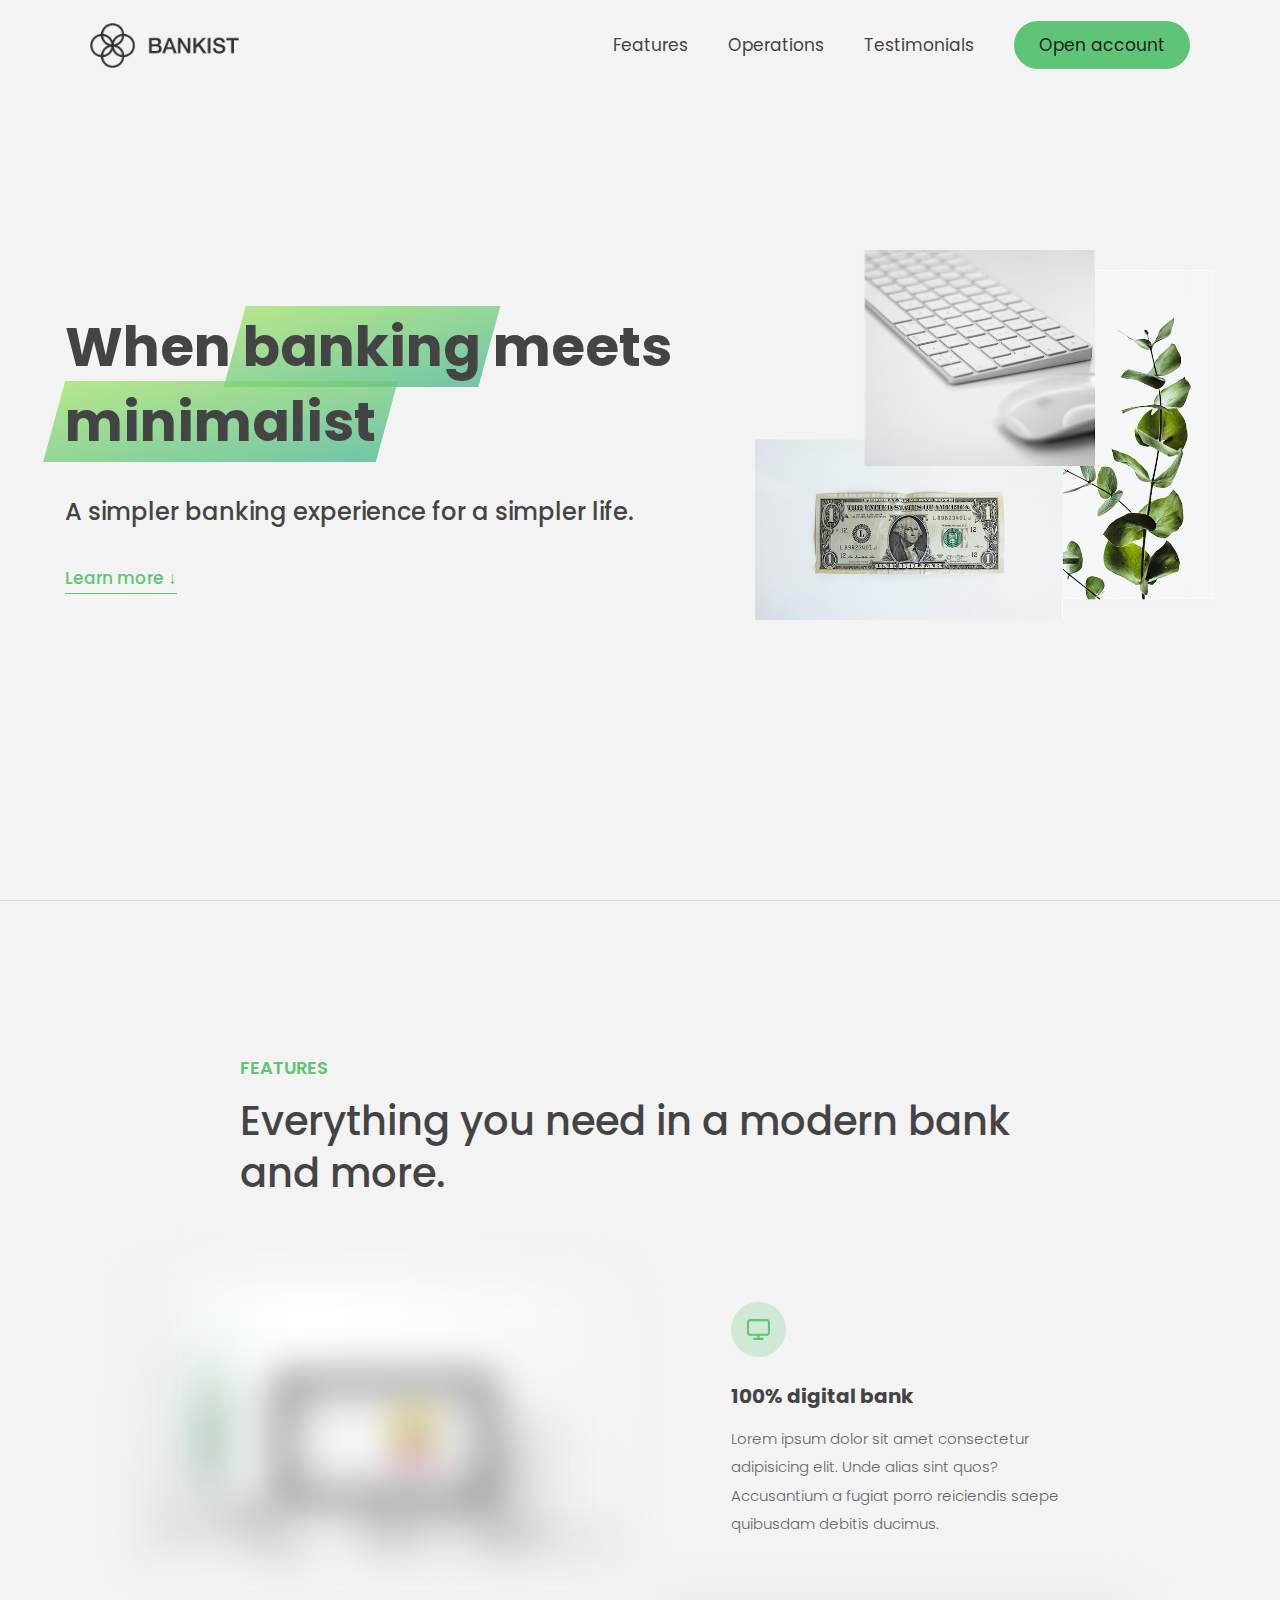
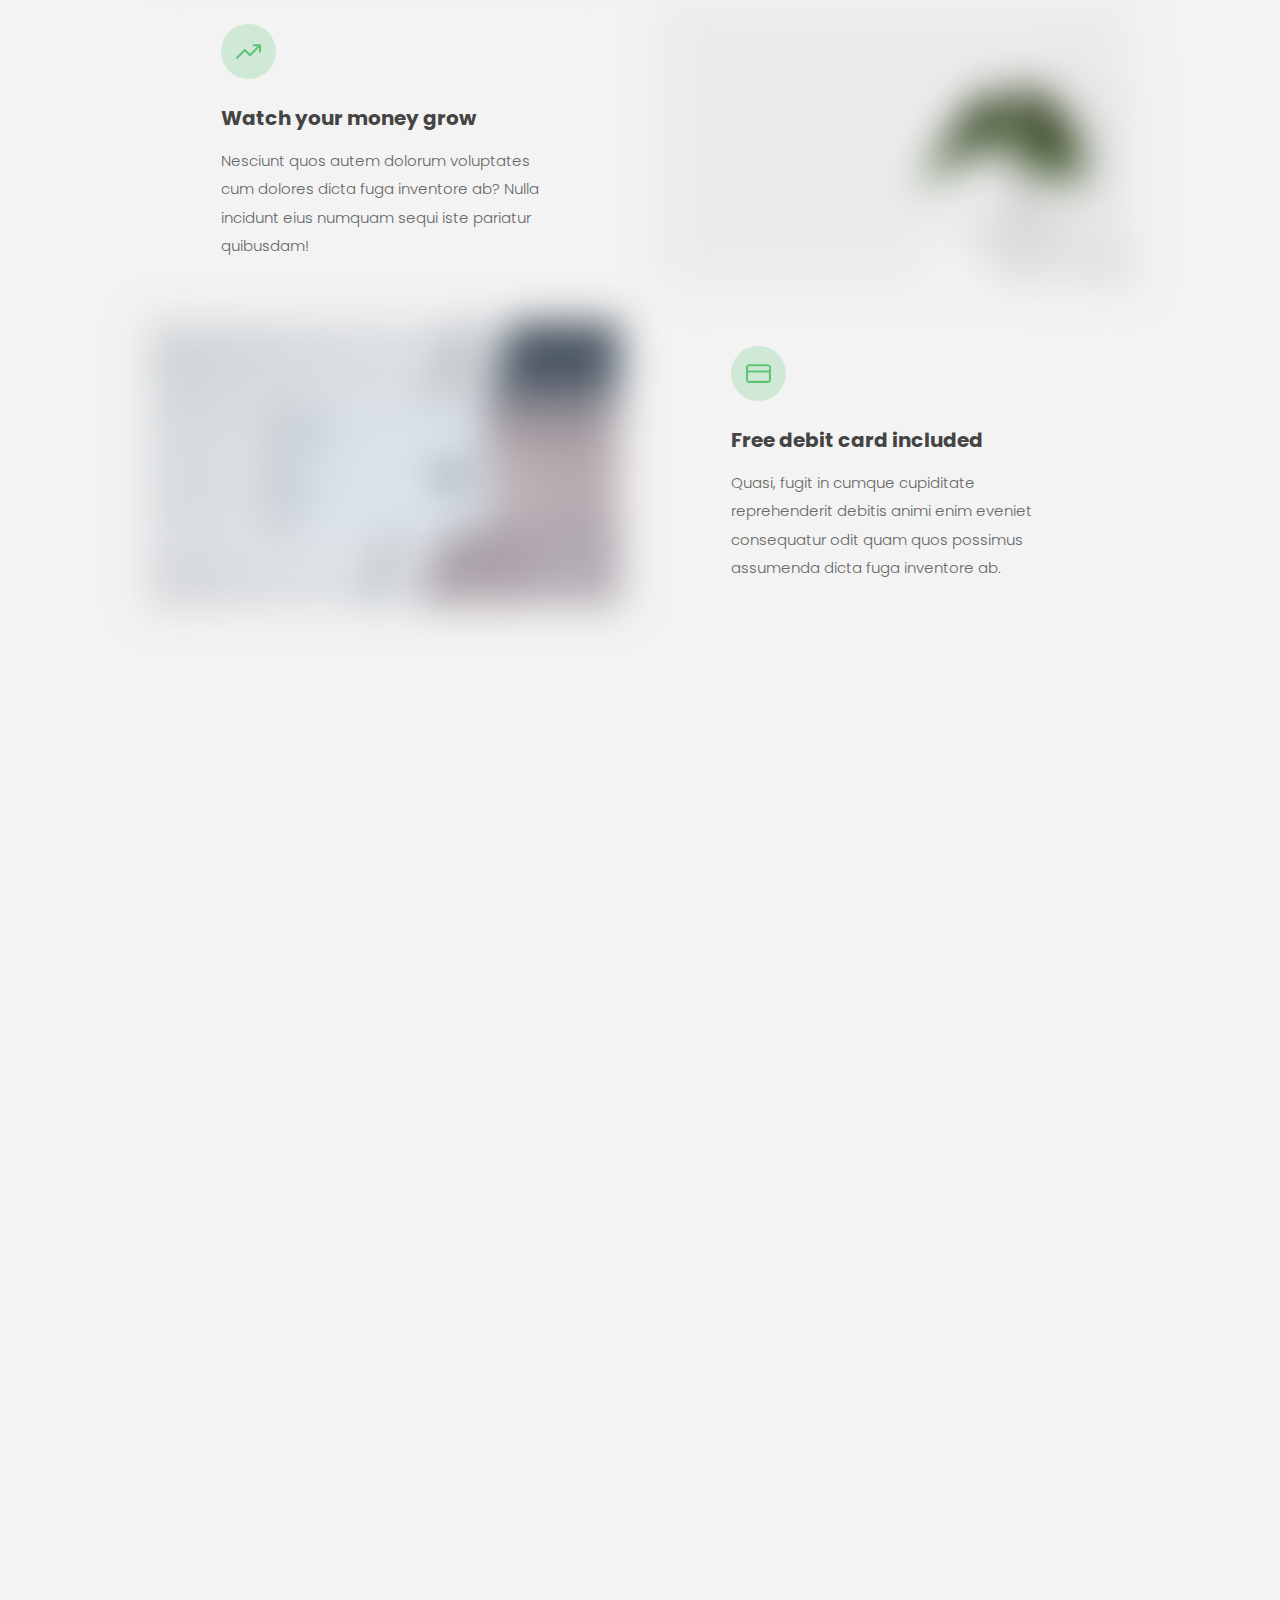
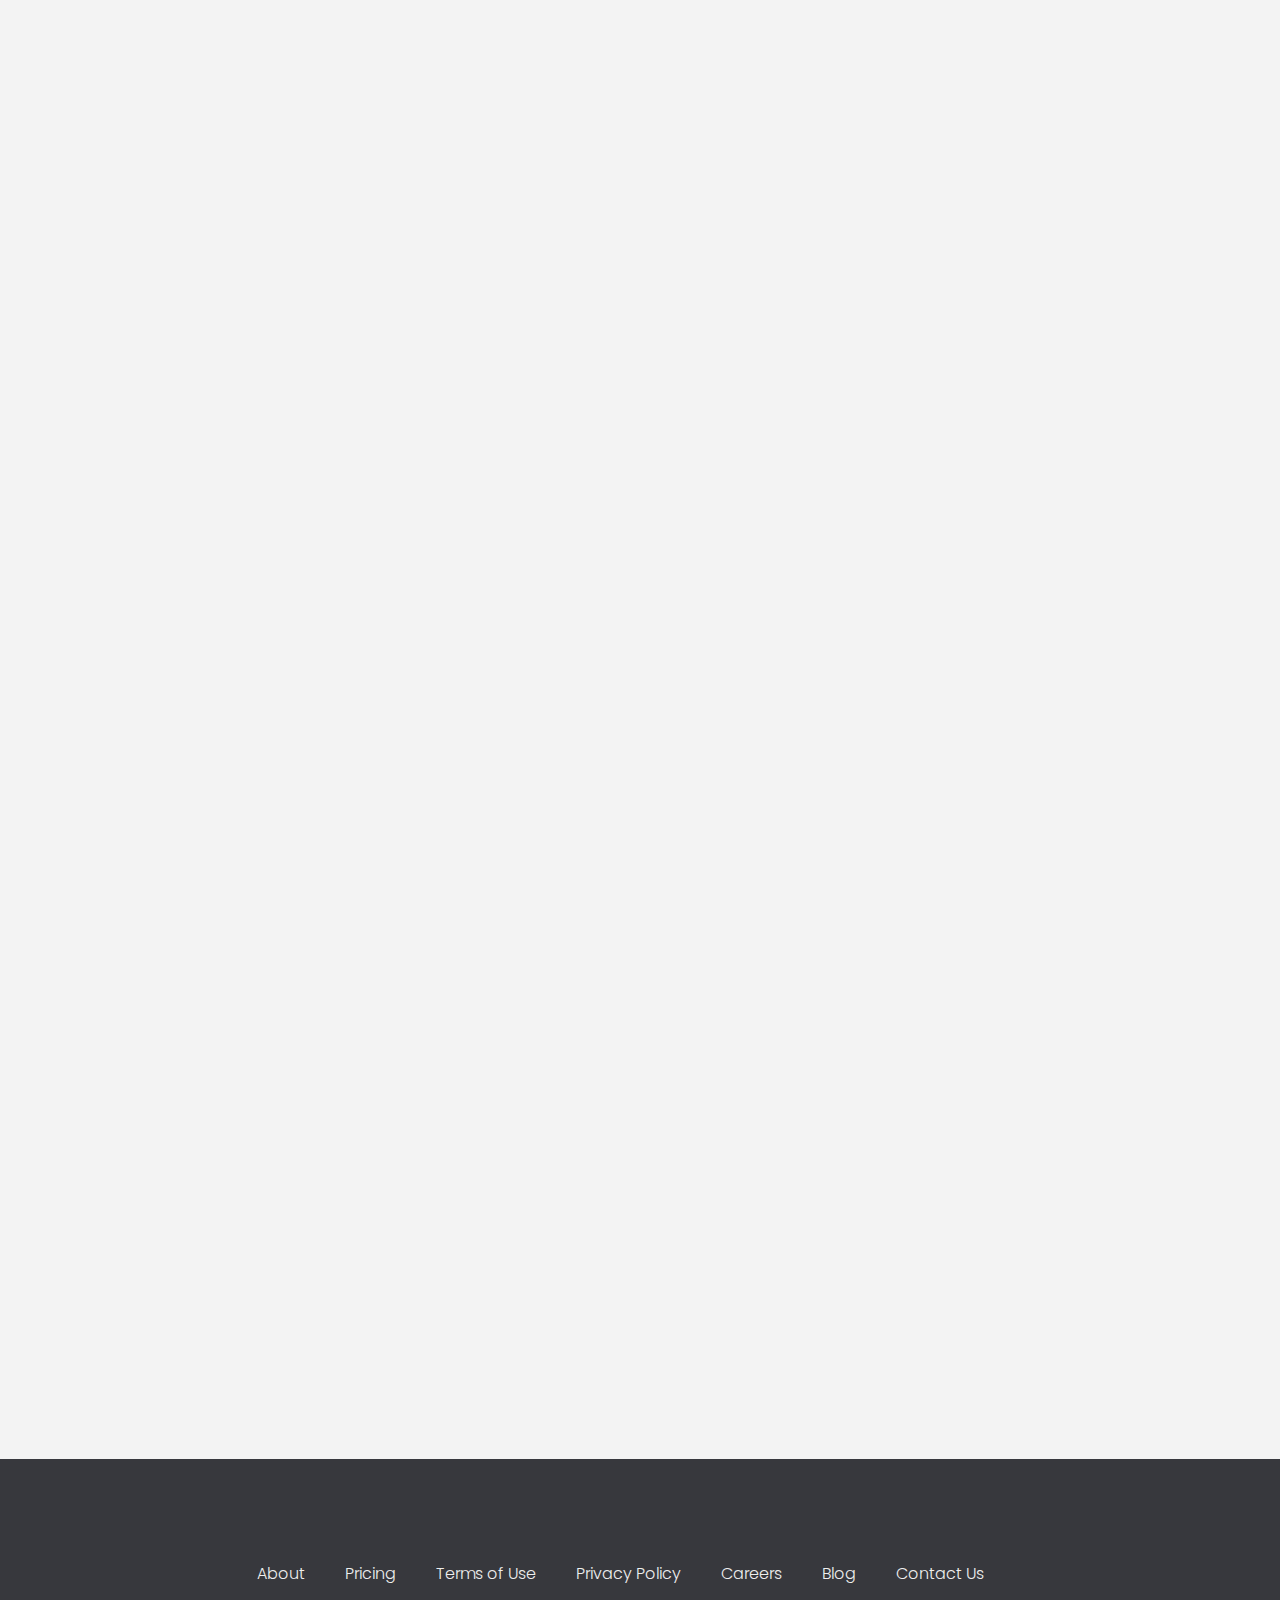
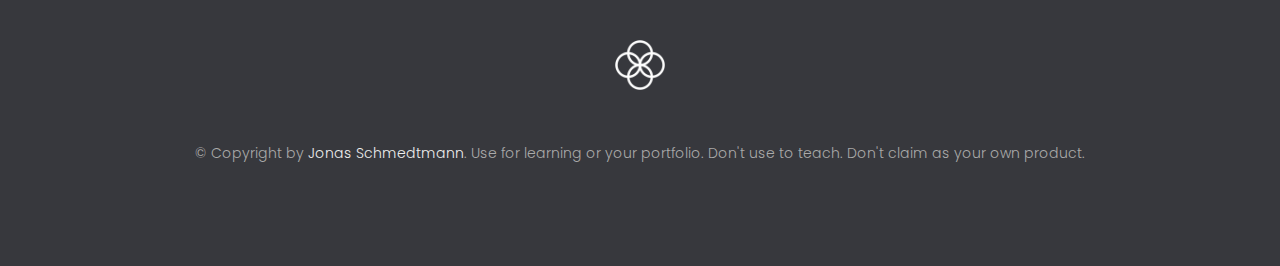
<file: bankist/index.html>
<!DOCTYPE html>
<html lang="en">
  <head>
    <meta charset="UTF-8" />
    <meta name="viewport" content="width=device-width, initial-scale=1.0" />
    <meta http-equiv="X-UA-Compatible" content="ie=edge" />
    <link rel="shortcut icon" type="image/png" href="img/icon.png" />

    <link
      href="https://fonts.googleapis.com/css?family=Poppins:300,400,500,600&display=swap"
      rel="stylesheet"
    />
    <link rel="stylesheet" href="style.css" />
    <title>Bankist | When Banking meets Minimalist</title>
  </head>
  <body>
    <header class="header">
      <nav class="nav">
        <img
          src="img/logo.png"
          alt="Bankist logo"
          class="nav__logo"
          id="logo"
        />
        <ul class="nav__links">
          <li class="nav__item">
            <a class="nav__link" href="#section--1">Features</a>
          </li>
          <li class="nav__item">
            <a class="nav__link" href="#section--2">Operations</a>
          </li>
          <li class="nav__item">
            <a class="nav__link" href="#section--3">Testimonials</a>
          </li>
          <li class="nav__item">
            <a class="nav__link nav__link--btn btn--show-modal" href="#"
              >Open account</a
            >
          </li>
        </ul>
      </nav>

      <div class="header__title">
        <h1>
          When
          <!-- Green highlight effect -->
          <span class="highlight">banking</span>
          meets<br />
          <span class="highlight">minimalist</span>
        </h1>
        <h4>A simpler banking experience for a simpler life.</h4>
        <button class="btn--text btn--scroll-to">Learn more &DownArrow;</button>
        <img
          src="img/hero.png"
          class="header__img"
          alt="Minimalist bank items"
        />
      </div>
    </header>

    <section class="section" id="section--1">
      <div class="section__title">
        <h2 class="section__description">Features</h2>
        <h3 class="section__header">
          Everything you need in a modern bank and more.
        </h3>
      </div>

      <div class="features">
        <img
          src="img/digital-lazy.jpg"
          data-src="img/digital.jpg"
          alt="Computer"
          class="features__img lazy-img"
        />
        <div class="features__feature">
          <div class="features__icon">
            <svg>
              <use xlink:href="img/icons.svg#icon-monitor"></use>
            </svg>
          </div>
          <h5 class="features__header">100% digital bank</h5>
          <p>
            Lorem ipsum dolor sit amet consectetur adipisicing elit. Unde alias
            sint quos? Accusantium a fugiat porro reiciendis saepe quibusdam
            debitis ducimus.
          </p>
        </div>

        <div class="features__feature">
          <div class="features__icon">
            <svg>
              <use xlink:href="img/icons.svg#icon-trending-up"></use>
            </svg>
          </div>
          <h5 class="features__header">Watch your money grow</h5>
          <p>
            Nesciunt quos autem dolorum voluptates cum dolores dicta fuga
            inventore ab? Nulla incidunt eius numquam sequi iste pariatur
            quibusdam!
          </p>
        </div>
        <img
          src="img/grow-lazy.jpg"
          data-src="img/grow.jpg"
          alt="Plant"
          class="features__img lazy-img"
        />

        <img
          src="img/card-lazy.jpg"
          data-src="img/card.jpg"
          alt="Credit card"
          class="features__img lazy-img"
        />
        <div class="features__feature">
          <div class="features__icon">
            <svg>
              <use xlink:href="img/icons.svg#icon-credit-card"></use>
            </svg>
          </div>
          <h5 class="features__header">Free debit card included</h5>
          <p>
            Quasi, fugit in cumque cupiditate reprehenderit debitis animi enim
            eveniet consequatur odit quam quos possimus assumenda dicta fuga
            inventore ab.
          </p>
        </div>
      </div>
    </section>

    <section class="section" id="section--2">
      <div class="section__title">
        <h2 class="section__description">Operations</h2>
        <h3 class="section__header">
          Everything as simple as possible, but no simpler.
        </h3>
      </div>

      <div class="operations">
        <div class="operations__tab-container">
          <button
            class="btn operations__tab operations__tab--1 operations__tab--active"
            data-tab="1"
          >
            <span>01</span>Instant Transfers
          </button>
          <button class="btn operations__tab operations__tab--2" data-tab="2">
            <span>02</span>Instant Loans
          </button>
          <button class="btn operations__tab operations__tab--3" data-tab="3">
            <span>03</span>Instant Closing
          </button>
        </div>
        <div
          class="operations__content operations__content--1 operations__content--active"
        >
          <div class="operations__icon operations__icon--1">
            <svg>
              <use xlink:href="img/icons.svg#icon-upload"></use>
            </svg>
          </div>
          <h5 class="operations__header">
            Tranfser money to anyone, instantly! No fees, no BS.
          </h5>
          <p>
            Lorem ipsum dolor sit amet, consectetur adipisicing elit, sed do
            eiusmod tempor incididunt ut labore et dolore magna aliqua. Ut enim
            ad minim veniam, quis nostrud exercitation ullamco laboris nisi ut
            aliquip ex ea commodo consequat.
          </p>
        </div>

        <div class="operations__content operations__content--2">
          <div class="operations__icon operations__icon--2">
            <svg>
              <use xlink:href="img/icons.svg#icon-home"></use>
            </svg>
          </div>
          <h5 class="operations__header">
            Buy a home or make your dreams come true, with instant loans.
          </h5>
          <p>
            Duis aute irure dolor in reprehenderit in voluptate velit esse
            cillum dolore eu fugiat nulla pariatur. Excepteur sint occaecat
            cupidatat non proident, sunt in culpa qui officia deserunt mollit
            anim id est laborum.
          </p>
        </div>
        <div class="operations__content operations__content--3">
          <div class="operations__icon operations__icon--3">
            <svg>
              <use xlink:href="img/icons.svg#icon-user-x"></use>
            </svg>
          </div>
          <h5 class="operations__header">
            No longer need your account? No problem! Close it instantly.
          </h5>
          <p>
            Excepteur sint occaecat cupidatat non proident, sunt in culpa qui
            officia deserunt mollit anim id est laborum. Ut enim ad minim
            veniam, quis nostrud exercitation ullamco laboris nisi ut aliquip ex
            ea commodo consequat.
          </p>
        </div>
      </div>
    </section>

    <section class="section" id="section--3">
      <div class="section__title section__title--testimonials">
        <h2 class="section__description">Not sure yet?</h2>
        <h3 class="section__header">
          Millions of Bankists are already making their lifes simpler.
        </h3>
      </div>

      <div class="slider">
        <div class="slide slide--1">
          <div class="testimonial">
            <h5 class="testimonial__header">Best financial decision ever!</h5>
            <blockquote class="testimonial__text">
              Lorem ipsum dolor sit, amet consectetur adipisicing elit.
              Accusantium quas quisquam non? Quas voluptate nulla minima
              deleniti optio ullam nesciunt, numquam corporis et asperiores
              laboriosam sunt, praesentium suscipit blanditiis. Necessitatibus
              id alias reiciendis, perferendis facere pariatur dolore veniam
              autem esse non voluptatem saepe provident nihil molestiae.
            </blockquote>
            <address class="testimonial__author">
              <img src="img/user-1.jpg" alt="" class="testimonial__photo" />
              <h6 class="testimonial__name">Aarav Lynn</h6>
              <p class="testimonial__location">San Francisco, USA</p>
            </address>
          </div>
        </div>

        <div class="slide slide--2">
          <div class="testimonial">
            <h5 class="testimonial__header">
              The last step to becoming a complete minimalist
            </h5>
            <blockquote class="testimonial__text">
              Quisquam itaque deserunt ullam, quia ea repellendus provident,
              ducimus neque ipsam modi voluptatibus doloremque, corrupti
              laborum. Incidunt numquam perferendis veritatis neque repellendus.
              Lorem, ipsum dolor sit amet consectetur adipisicing elit. Illo
              deserunt exercitationem deleniti.
            </blockquote>
            <address class="testimonial__author">
              <img src="img/user-2.jpg" alt="" class="testimonial__photo" />
              <h6 class="testimonial__name">Miyah Miles</h6>
              <p class="testimonial__location">London, UK</p>
            </address>
          </div>
        </div>

        <div class="slide slide--3">
          <div class="testimonial">
            <h5 class="testimonial__header">
              Finally free from old-school banks
            </h5>
            <blockquote class="testimonial__text">
              Debitis, nihil sit minus suscipit magni aperiam vel tenetur
              incidunt commodi architecto numquam omnis nulla autem,
              necessitatibus blanditiis modi similique quidem. Odio aliquam
              culpa dicta beatae quod maiores ipsa minus consequatur error sunt,
              deleniti saepe aliquid quos inventore sequi. Necessitatibus id
              alias reiciendis, perferendis facere.
            </blockquote>
            <address class="testimonial__author">
              <img src="img/user-3.jpg" alt="" class="testimonial__photo" />
              <h6 class="testimonial__name">Francisco Gomes</h6>
              <p class="testimonial__location">Lisbon, Portugal</p>
            </address>
          </div>
        </div>

        <button class="slider__btn slider__btn--left">&larr;</button>
        <button class="slider__btn slider__btn--right">&rarr;</button>
        <div class="dots"></div>
      </div>
    </section>

    <section class="section section--sign-up">
      <div class="section__title">
        <h3 class="section__header">
          The best day to join Bankist was one year ago. The second best is
          today!
        </h3>
      </div>
      <button class="btn btn--show-modal">Open your free account today!</button>
    </section>

    <footer class="footer">
      <ul class="footer__nav">
        <li class="footer__item">
          <a class="footer__link" href="#">About</a>
        </li>
        <li class="footer__item">
          <a class="footer__link" href="#">Pricing</a>
        </li>
        <li class="footer__item">
          <a class="footer__link" href="#">Terms of Use</a>
        </li>
        <li class="footer__item">
          <a class="footer__link" href="#">Privacy Policy</a>
        </li>
        <li class="footer__item">
          <a class="footer__link" href="#">Careers</a>
        </li>
        <li class="footer__item">
          <a class="footer__link" href="#">Blog</a>
        </li>
        <li class="footer__item">
          <a class="footer__link" href="#">Contact Us</a>
        </li>
      </ul>
      <img src="img/icon.png" alt="Logo" class="footer__logo" />
      <p class="footer__copyright">
        &copy; Copyright by
        <a
          class="footer__link twitter-link"
          target="_blank"
          href="https://twitter.com/jonasschmedtman"
          >Jonas Schmedtmann</a
        >. Use for learning or your portfolio. Don't use to teach. Don't claim
        as your own product.
      </p>
    </footer>

    <div class="modal hidden">
      <button class="btn--close-modal">&times;</button>
      <h2 class="modal__header">
        Open your bank account <br />
        in just <span class="highlight">5 minutes</span>
      </h2>
      <form class="modal__form">
        <label>First Name</label>
        <input type="text" />
        <label>Last Name</label>
        <input type="text" />
        <label>Email Address</label>
        <input type="email" />
        <button class="btn">Next step &rarr;</button>
      </form>
    </div>
    <div class="overlay hidden"></div>

    <script src="script.js"></script>
  </body>
</html>
</file>
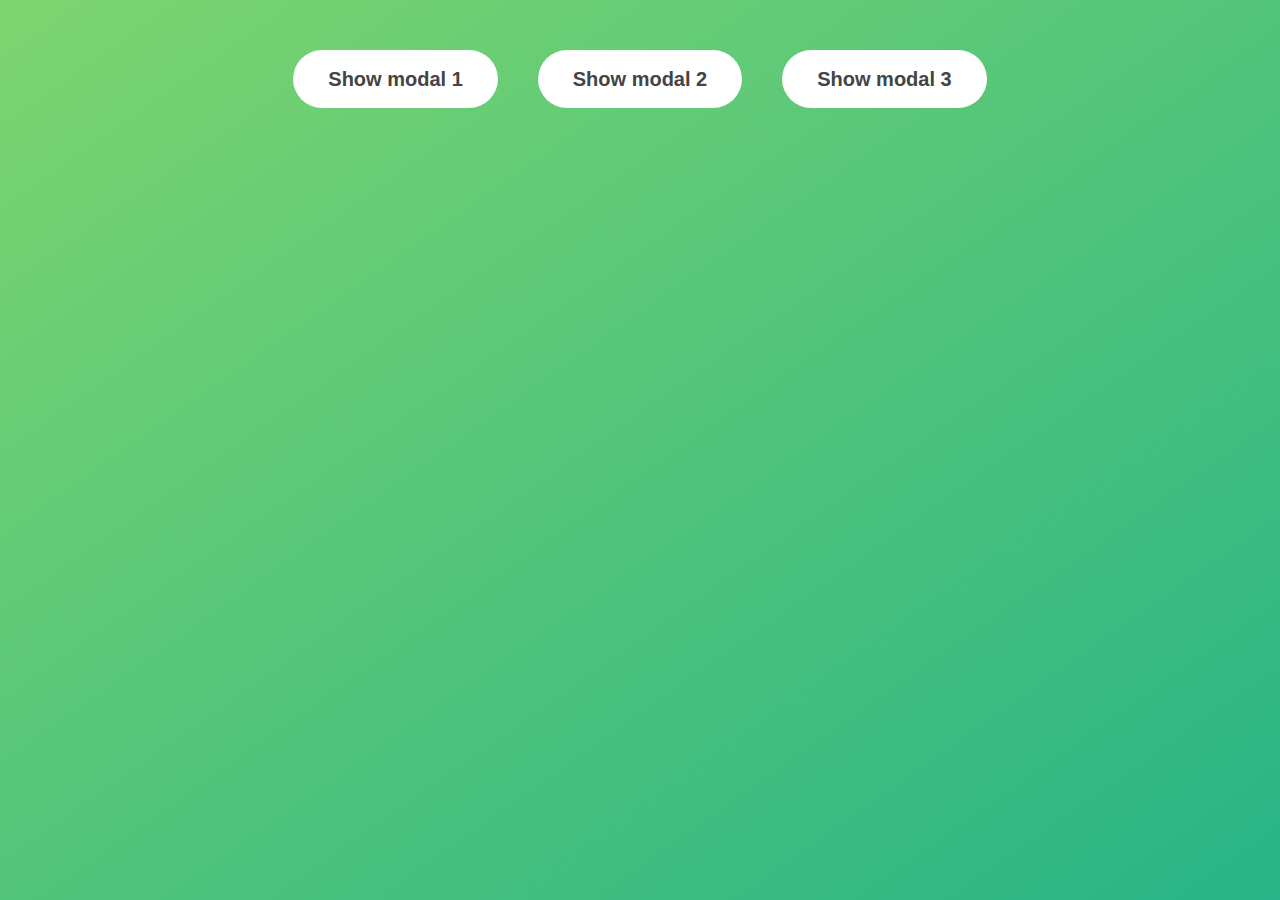
<file: modal/index.html>
<!DOCTYPE html>
<html lang="en">
  <head>
    <meta charset="UTF-8" />
    <meta name="viewport" content="width=device-width, initial-scale=1.0" />
    <meta http-equiv="X-UA-Compatible" content="ie=edge" />
    <link rel="stylesheet" href="style.css" />
    <title>Modal window</title>
  </head>
  <body>
    <button class="show-modal">Show modal 1</button>
    <button class="show-modal">Show modal 2</button>
    <button class="show-modal">Show modal 3</button>

    <div class="modal hidden">
      <button class="close-modal">&times;</button>
      <h1>I'm a modal window 😍</h1>
      <p>
        Lorem ipsum dolor sit amet, consectetur adipisicing elit, sed do eiusmod
        tempor incididunt ut labore et dolore magna aliqua. Ut enim ad minim
        veniam, quis nostrud exercitation ullamco laboris nisi ut aliquip ex ea
        commodo consequat. Duis aute irure dolor in reprehenderit in voluptate
        velit esse cillum dolore eu fugiat nulla pariatur. Excepteur sint
        occaecat cupidatat non proident, sunt in culpa qui officia deserunt
        mollit anim id est laborum.
      </p>
    </div>
    <div class="overlay hidden"></div>

    <script src="script.js"></script>
  </body>
</html>
</file>
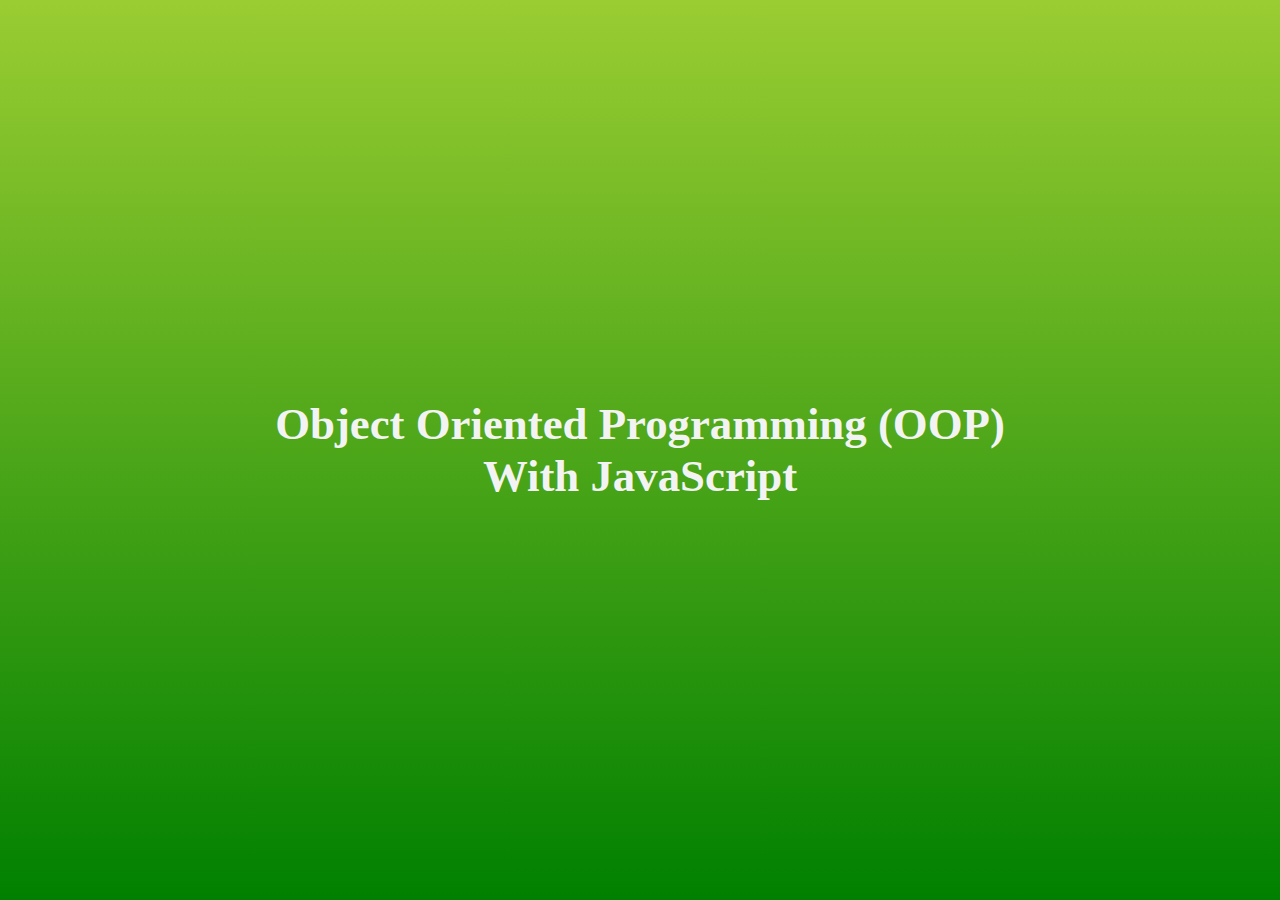
<file: oop/index.html>
<!DOCTYPE html>
<html lang="en">
<head>
    <meta charset="UTF-8">
    <meta name="viewport" content="width=device-width, initial-scale=1.0">
    <link rel="stylesheet" href="style.css">
    <title>Object Orianted Programming (OOP) With JavaScript</title>
</head>
<body>
    

    <h1>
        Object Oriented Programming (OOP) <br>With JavaScript
    </h1>
    <script src="script.js"> </script>
</body>
</html>
</file>
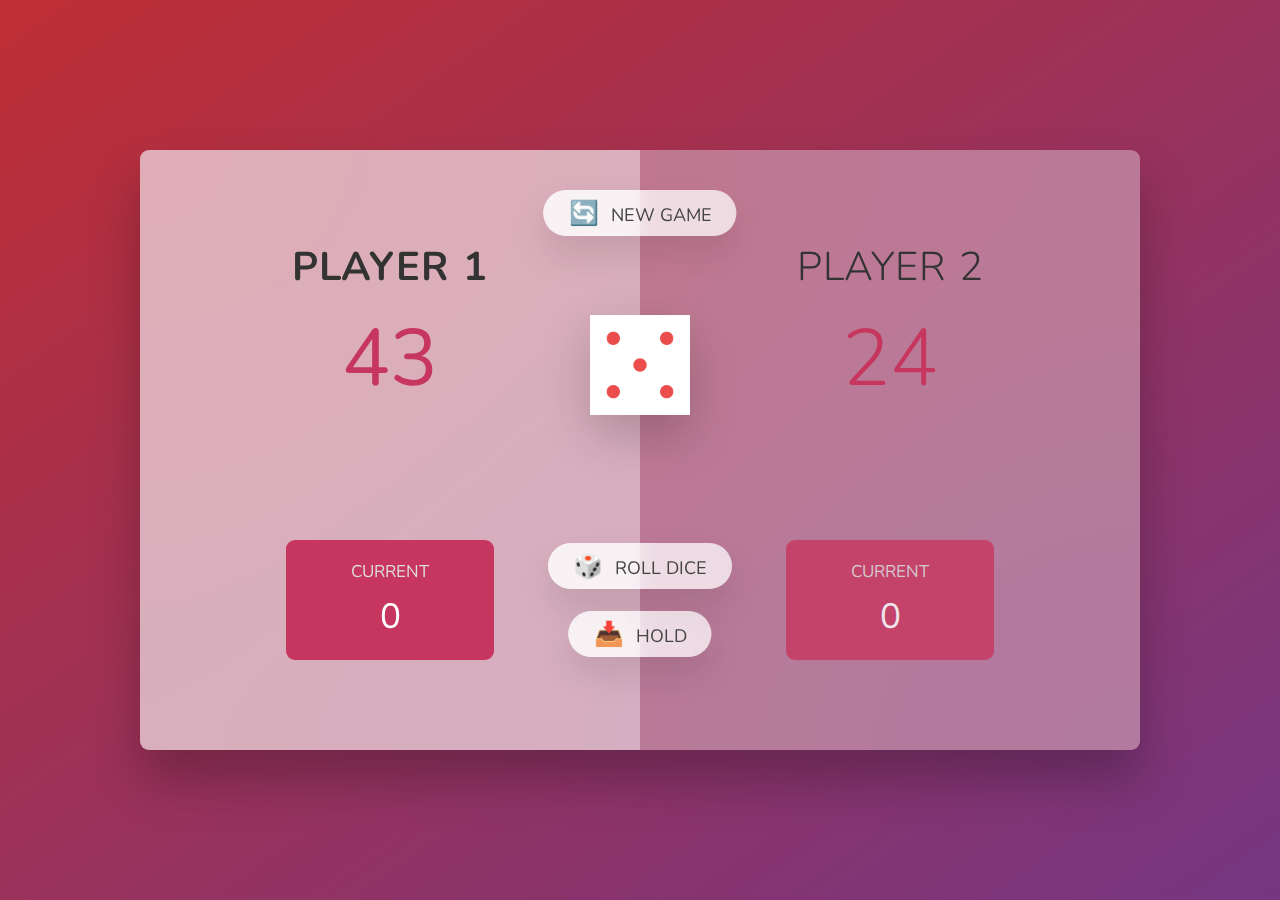
<file: pig-game/index.html>
<!DOCTYPE html>
<html lang="en">
  <head>
    <meta charset="UTF-8" />
    <meta name="viewport" content="width=device-width, initial-scale=1.0" />
    <meta http-equiv="X-UA-Compatible" content="ie=edge" />
    <link rel="stylesheet" href="style.css" />
    <title>Pig Game</title>
  </head>
  <body>
    <main>
      <section class="player player--0 player--active">
        <h2 class="name" id="name--0">Player 1</h2>
        <p class="score" id="score--0">43</p>
        <div class="current">
          <p class="current-label">Current</p>
          <p class="current-score" id="current--0">0</p>
        </div>
      </section>
      <section class="player player--1">
        <h2 class="name" id="name--1">Player 2</h2>
        <p class="score" id="score--1">24</p>
        <div class="current">
          <p class="current-label">Current</p>
          <p class="current-score" id="current--1">0</p>
        </div>
      </section>

      <img src="dice-5.png" alt="Playing dice" class="dice" />
      <button class="btn btn--new">🔄 New game</button>
      <button class="btn btn--roll">🎲 Roll dice</button>
      <button class="btn btn--hold">📥 Hold</button>
    </main>
    <script src="script.js"></script>
  </body>
</html>
</file>
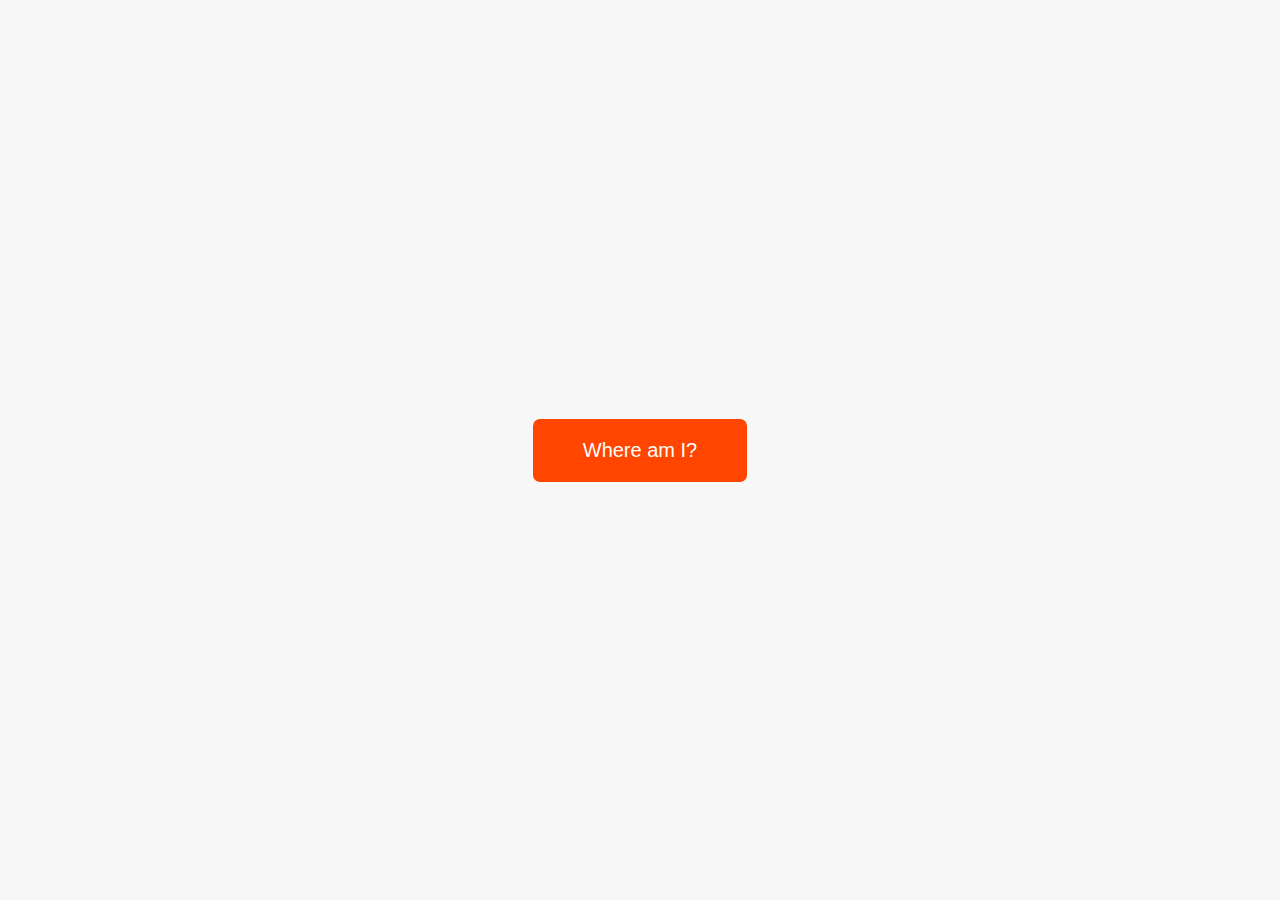
<file: promise/index.html>
<!DOCTYPE html>
<html lang="en">
  <head>
    <meta charset="UTF-8" />
    <meta name="viewport" content="width=device-width, initial-scale=1.0" />
    <meta http-equiv="X-UA-Compatible" content="ie=edge" />
    <link rel="stylesheet" href="style.css" />
    <script defer src="script.js"></script>
    <title>Asynchronous JavaScript</title>
  </head>
  <body>
    <main class="container">
      <div class="countries"> 
      </div>
      <button class="btn-country">Where am I?</button>
      <div class="images"></div>
    </main>
  </body>
</html>
</file>
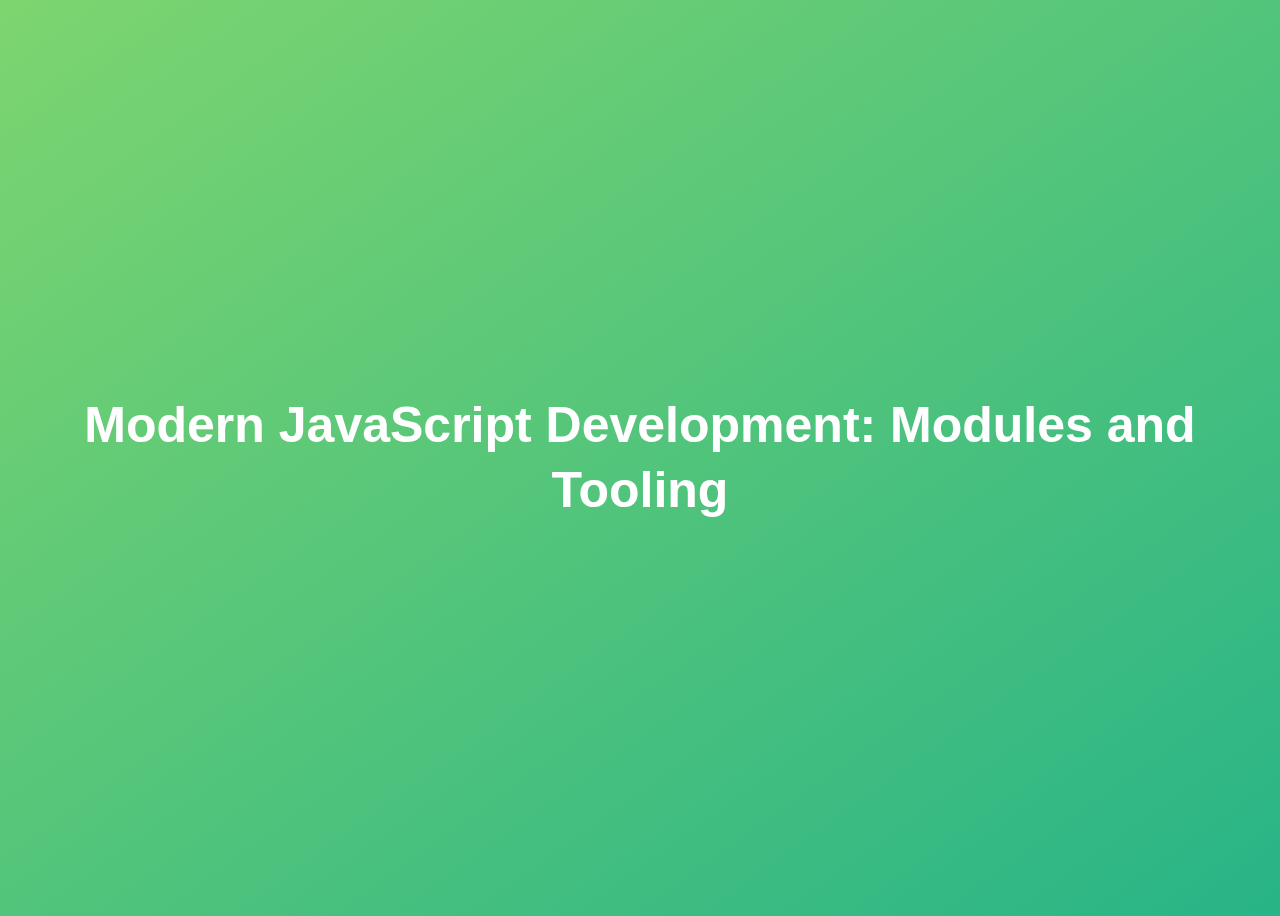
<file: refector/index.html>
<!DOCTYPE html>
<html lang="en">
  <head>
    <meta charset="UTF-8" />
    <meta name="viewport" content="width=device-width, initial-scale=1.0" />
    <meta http-equiv="X-UA-Compatible" content="ie=edge" />
    <script defer src="clean.js"></script>
    <title>Modern JavaScript Development: Modules and Tooling</title>
    <style>
      body {
        height: 100vh;
        display: flex;
        align-items: center;
        background: linear-gradient(to top left, #28b487, #7dd56f);
      }
      h1 {
        font-family: sans-serif;
        font-size: 50px;
        line-height: 1.3;
        width: 100%;
        padding: 30px;
        text-align: center;
        color: white;
      }
    </style>
  </head>
  <body>
    <h1>Modern JavaScript Development: Modules and Tooling</h1>
  </body>
</html>
</file>
<file: bankist/style.css>
/* The page is NOT responsive. You can implement responsiveness yourself if you wanna have some fun 😃 */

:root {
  --color-primary: #5ec576;
  --color-secondary: #ffcb03;
  --color-tertiary: #ff585f;
  --color-primary-darker: #4bbb7d;
  --color-secondary-darker: #ffbb00;
  --color-tertiary-darker: #fd424b;
  --color-primary-opacity: #5ec5763a;
  --color-secondary-opacity: #ffcd0331;
  --color-tertiary-opacity: #ff58602d;
  --gradient-primary: linear-gradient(to top left, #39b385, #9be15d);
  --gradient-secondary: linear-gradient(to top left, #ffb003, #ffcb03);
}

* {
  margin: 0;
  padding: 0;
  box-sizing: inherit;
}

html {
  font-size: 62.5%;
  box-sizing: border-box;
}

body {
  font-family: 'Poppins', sans-serif;
  font-weight: 300;
  color: #444;
  line-height: 1.9;
  background-color: #f3f3f3;
}

/* GENERAL ELEMENTS */
.section {
  padding: 15rem 3rem;
  border-top: 1px solid #ddd;

  transition: transform 1s, opacity 1s;
}

.section--hidden {
  opacity: 0;
  transform: translateY(8rem);
}

.section__title {
  max-width: 80rem;
  margin: 0 auto 8rem auto;
}

.section__description {
  font-size: 1.8rem;
  font-weight: 600;
  text-transform: uppercase;
  color: var(--color-primary);
  margin-bottom: 1rem;
}

.section__header {
  font-size: 4rem;
  line-height: 1.3;
  font-weight: 500;
}

.btn {
  display: inline-block;
  background-color: var(--color-primary);
  font-size: 1.6rem;
  font-family: inherit;
  font-weight: 500;
  border: none;
  padding: 1.25rem 4.5rem;
  border-radius: 10rem;
  cursor: pointer;
  transition: all 0.3s;
}

.btn:hover {
  background-color: var(--color-primary-darker);
}

.btn--text {
  display: inline-block;
  background: none;
  font-size: 1.7rem;
  font-family: inherit;
  font-weight: 500;
  color: var(--color-primary);
  border: none;
  border-bottom: 1px solid currentColor;
  padding-bottom: 2px;
  cursor: pointer;
  transition: all 0.3s;
}

p {
  color: #666;
}

/* This is BAD for accessibility! Don't do in the real world! */
button:focus {
  outline: none;
}

img {
  transition: filter 0.5s;
}

.lazy-img {
  filter: blur(20px);
}

/* NAVIGATION */
.nav {
  display: flex;
  justify-content: space-between;
  align-items: center;
  height: 9rem;
  width: 100%;
  padding: 0 6rem;
  z-index: 100;
}

/* nav and stickly class at the same time */
.nav.sticky {
  position: fixed;
  background-color: rgba(255, 255, 255, 0.95);
}

.nav__logo {
  height: 4.5rem;
  transition: all 0.3s;
}

.nav__links {
  display: flex;
  align-items: center;
  list-style: none;
}

.nav__item {
  margin-left: 4rem;
}

.nav__link:link,
.nav__link:visited {
  font-size: 1.7rem;
  font-weight: 400;
  color: inherit;
  text-decoration: none;
  display: block;
  transition: all 0.3s;
}

.nav__link--btn:link,
.nav__link--btn:visited {
  padding: 0.8rem 2.5rem;
  border-radius: 3rem;
  background-color: var(--color-primary);
  color: #222;
}

.nav__link--btn:hover,
.nav__link--btn:active {
  color: inherit;
  background-color: var(--color-primary-darker);
  color: #333;
}

/* HEADER */
.header {
  padding: 0 3rem;
  height: 100vh;
  display: flex;
  flex-direction: column;
  align-items: center;
}

.header__title {
  flex: 1;

  max-width: 115rem;
  display: grid;
  grid-template-columns: 3fr 2fr;
  row-gap: 3rem;
  align-content: center;
  justify-content: center;

  align-items: start;
  justify-items: start;
}

h1 {
  font-size: 5.5rem;
  line-height: 1.35;
}

h4 {
  font-size: 2.4rem;
  font-weight: 500;
}

.header__img {
  width: 100%;
  grid-column: 2 / 3;
  grid-row: 1 / span 4;
  transform: translateY(-6rem);
}

.highlight {
  position: relative;
}

.highlight::after {
  display: block;
  content: '';
  position: absolute;
  bottom: 0;
  left: 0;
  height: 100%;
  width: 100%;
  z-index: -1;
  opacity: 0.7;
  transform: scale(1.07, 1.05) skewX(-15deg);
  background-image: var(--gradient-primary);
}

/* FEATURES */
.features {
  display: grid;
  grid-template-columns: 1fr 1fr;
  gap: 4rem;
  margin: 0 12rem;
}

.features__img {
  width: 100%;
}

.features__feature {
  align-self: center;
  justify-self: center;
  width: 70%;
  font-size: 1.5rem;
}

.features__icon {
  display: flex;
  align-items: center;
  justify-content: center;
  background-color: var(--color-primary-opacity);
  height: 5.5rem;
  width: 5.5rem;
  border-radius: 50%;
  margin-bottom: 2rem;
}

.features__icon svg {
  height: 2.5rem;
  width: 2.5rem;
  fill: var(--color-primary);
}

.features__header {
  font-size: 2rem;
  margin-bottom: 1rem;
}

/* OPERATIONS */
.operations {
  max-width: 100rem;
  margin: 12rem auto 0 auto;

  background-color: #fff;
}

.operations__tab-container {
  display: flex;
  justify-content: center;
}

.operations__tab {
  margin-right: 2.5rem;
  transform: translateY(-50%);
}

.operations__tab span {
  margin-right: 1rem;
  font-weight: 600;
  display: inline-block;
}

.operations__tab--1 {
  background-color: var(--color-secondary);
}

.operations__tab--1:hover {
  background-color: var(--color-secondary-darker);
}

.operations__tab--3 {
  background-color: var(--color-tertiary);
  margin: 0;
}

.operations__tab--3:hover {
  background-color: var(--color-tertiary-darker);
}

.operations__tab--active {
  transform: translateY(-66%);
}

.operations__content {
  display: none;

  /* JUST PRESENTATIONAL */
  font-size: 1.7rem;
  padding: 2.5rem 7rem 6.5rem 7rem;
}

.operations__content--active {
  display: grid;
  grid-template-columns: 7rem 1fr;
  column-gap: 3rem;
  row-gap: 0.5rem;
}

.operations__header {
  font-size: 2.25rem;
  font-weight: 500;
  align-self: center;
}

.operations__icon {
  display: flex;
  align-items: center;
  justify-content: center;
  height: 7rem;
  width: 7rem;
  border-radius: 50%;
}

.operations__icon svg {
  height: 2.75rem;
  width: 2.75rem;
}

.operations__content p {
  grid-column: 2;
}

.operations__icon--1 {
  background-color: var(--color-secondary-opacity);
}
.operations__icon--2 {
  background-color: var(--color-primary-opacity);
}
.operations__icon--3 {
  background-color: var(--color-tertiary-opacity);
}
.operations__icon--1 svg {
  fill: var(--color-secondary-darker);
}
.operations__icon--2 svg {
  fill: var(--color-primary);
}
.operations__icon--3 svg {
  fill: var(--color-tertiary);
}

/* SLIDER */
.slider {
  max-width: 100rem;
  height: 50rem;
  margin: 0 auto;
  position: relative;

  /* IN THE END */
  overflow: hidden;
}

.slide {
  position: absolute;
  top: 0;
  width: 100%;
  height: 50rem;

  display: flex;
  align-items: center;
  justify-content: center;

  /* THIS creates the animation! */
  transition: transform 1s;
}

.slide > img {
  /* Only for images that have different size than slide */
  width: 100%;
  height: 100%;
  object-fit: cover;
}

.slider__btn {
  position: absolute;
  top: 50%;
  z-index: 10;

  border: none;
  background: rgba(255, 255, 255, 0.7);
  font-family: inherit;
  color: #333;
  border-radius: 50%;
  height: 5.5rem;
  width: 5.5rem;
  font-size: 3.25rem;
  cursor: pointer;
}

.slider__btn--left {
  left: 6%;
  transform: translate(-50%, -50%);
}

.slider__btn--right {
  right: 6%;
  transform: translate(50%, -50%);
}

.dots {
  position: absolute;
  bottom: 5%;
  left: 50%;
  transform: translateX(-50%);
  display: flex;
}

.dots__dot {
  border: none;
  background-color: #b9b9b9;
  opacity: 0.7;
  height: 1rem;
  width: 1rem;
  border-radius: 50%;
  margin-right: 1.75rem;
  cursor: pointer;
  transition: all 0.5s;

  /* Only necessary when overlying images */
  /* box-shadow: 0 0.6rem 1.5rem rgba(0, 0, 0, 0.7); */
}

.dots__dot:last-child {
  margin: 0;
}

.dots__dot--active {
  /* background-color: #fff; */
  background-color: #888;
  opacity: 1;
}

/* TESTIMONIALS */
.testimonial {
  width: 65%;
  position: relative;
}

.testimonial::before {
  content: '\201C';
  position: absolute;
  top: -5.7rem;
  left: -6.8rem;
  line-height: 1;
  font-size: 20rem;
  font-family: inherit;
  color: var(--color-primary);
  z-index: -1;
}

.testimonial__header {
  font-size: 2.25rem;
  font-weight: 500;
  margin-bottom: 1.5rem;
}

.testimonial__text {
  font-size: 1.7rem;
  margin-bottom: 3.5rem;
  color: #666;
}

.testimonial__author {
  margin-left: 3rem;
  font-style: normal;

  display: grid;
  grid-template-columns: 6.5rem 1fr;
  column-gap: 2rem;
}

.testimonial__photo {
  grid-row: 1 / span 2;
  width: 6.5rem;
  border-radius: 50%;
}

.testimonial__name {
  font-size: 1.7rem;
  font-weight: 500;
  align-self: end;
  margin: 0;
}

.testimonial__location {
  font-size: 1.5rem;
}

.section__title--testimonials {
  margin-bottom: 4rem;
}

/* SIGNUP */
.section--sign-up {
  background-color: #37383d;
  border-top: none;
  border-bottom: 1px solid #444;
  text-align: center;
  padding: 10rem 3rem;
}

.section--sign-up .section__header {
  color: #fff;
  text-align: center;
}

.section--sign-up .section__title {
  margin-bottom: 6rem;
}

.section--sign-up .btn {
  font-size: 1.9rem;
  padding: 2rem 5rem;
}

/* FOOTER */
.footer {
  padding: 10rem 3rem;
  background-color: #37383d;
}

.footer__nav {
  list-style: none;
  display: flex;
  justify-content: center;
  margin-bottom: 5rem;
}

.footer__item {
  margin-right: 4rem;
}

.footer__link {
  font-size: 1.6rem;
  color: #eee;
  text-decoration: none;
}

.footer__logo {
  height: 5rem;
  display: block;
  margin: 0 auto;
  margin-bottom: 5rem;
}

.footer__copyright {
  font-size: 1.4rem;
  color: #aaa;
  text-align: center;
}

.footer__copyright .footer__link {
  font-size: 1.4rem;
}

/* MODAL WINDOW */
.modal {
  position: fixed;
  top: 50%;
  left: 50%;
  transform: translate(-50%, -50%);
  max-width: 60rem;
  background-color: #f3f3f3;
  padding: 5rem 6rem;
  box-shadow: 0 4rem 6rem rgba(0, 0, 0, 0.3);
  z-index: 1000;
  transition: all 0.5s;
}

.overlay {
  position: fixed;
  top: 0;
  left: 0;
  width: 100%;
  height: 100%;
  background-color: rgba(0, 0, 0, 0.5);
  backdrop-filter: blur(4px);
  z-index: 100;
  transition: all 0.5s;
}

.modal__header {
  font-size: 3.25rem;
  margin-bottom: 4.5rem;
  line-height: 1.5;
}

.modal__form {
  margin: 0 3rem;
  display: grid;
  grid-template-columns: 1fr 2fr;
  align-items: center;
  gap: 2.5rem;
}

.modal__form label {
  font-size: 1.7rem;
  font-weight: 500;
}

.modal__form input {
  font-size: 1.7rem;
  padding: 1rem 1.5rem;
  border: 1px solid #ddd;
  border-radius: 0.5rem;
}

.modal__form button {
  grid-column: 1 / span 2;
  justify-self: center;
  margin-top: 1rem;
}

.btn--close-modal {
  font-family: inherit;
  color: inherit;
  position: absolute;
  top: 0.5rem;
  right: 2rem;
  font-size: 4rem;
  cursor: pointer;
  border: none;
  background: none;
}

.hidden {
  visibility: hidden;
  opacity: 0;
}

/* COOKIE MESSAGE */
.cookie-message {
  display: flex;
  align-items: center;
  justify-content: space-evenly;
  width: 100%;
  background-color: white;
  color: #bbb;
  font-size: 1.5rem;
  font-weight: 400;
}
</file>
<file: modal/style.css>
* {
  margin: 0;
  padding: 0;
  box-sizing: inherit;
}

html {
  font-size: 62.5%;
  box-sizing: border-box;
}

body {
  font-family: sans-serif;
  color: #333;
  line-height: 1.5;
  height: 100vh;
  position: relative;
  display: flex;
  align-items: flex-start;
  justify-content: center;
  background: linear-gradient(to top left, #28b487, #7dd56f);
}

.show-modal {
  font-size: 2rem;
  font-weight: 600;
  padding: 1.75rem 3.5rem;
  margin: 5rem 2rem;
  border: none;
  background-color: #fff;
  color: #444;
  border-radius: 10rem;
  cursor: pointer;
}

.close-modal {
  position: absolute;
  top: 1.2rem;
  right: 2rem;
  font-size: 5rem;
  color: #333;
  cursor: pointer;
  border: none;
  background: none;
}

h1 {
  font-size: 2.5rem;
  margin-bottom: 2rem;
}

p {
  font-size: 1.8rem;
}

/* -------------------------- */
/* CLASSES TO MAKE MODAL WORK */
.hidden {
  display: none;
}

.modal {
  position: absolute;
  top: 50%;
  left: 50%;
  transform: translate(-50%, -50%);
  width: 70%;

  background-color: white;
  padding: 6rem;
  border-radius: 5px;
  box-shadow: 0 3rem 5rem rgba(0, 0, 0, 0.3);
  z-index: 10;
}

.overlay {
  position: absolute;
  top: 0;
  left: 0;
  width: 100%;
  height: 100%;
  background-color: rgba(0, 0, 0, 0.6);
  backdrop-filter: blur(3px);
  z-index: 5;
}
</file>
<file: oop/style.css>
*{
    margin: 0;
    padding: 0;
    box-sizing: border-box;

}
html{
    font-size: 62.25%;
}

body{ 
    width: 100vw;
    height: 100vh;
    background-image: linear-gradient(to bottom, yellowgreen, green);
    background-repeat: no-repeat; 
    color: rgb(243, 243, 243);
    align-content: center;
    text-align: center;
}
h1{
    font-size: 4.5rem;
}
</file>
<file: pig-game/style.css>
@import url('https://fonts.googleapis.com/css2?family=Nunito&display=swap');

* {
  margin: 0;
  padding: 0;
  box-sizing: inherit;
}

html {
  font-size: 62.5%;
  box-sizing: border-box;
}

body {
  font-family: 'Nunito', sans-serif;
  font-weight: 400;
  height: 100vh;
  color: #333;
  background-image: linear-gradient(to top left, #753682 0%, #bf2e34 100%);
  display: flex;
  align-items: center;
  justify-content: center;
}

/* LAYOUT */
main {
  position: relative;
  width: 100rem;
  height: 60rem;
  background-color: rgba(255, 255, 255, 0.35);
  backdrop-filter: blur(200px);
  filter: blur();
  box-shadow: 0 3rem 5rem rgba(0, 0, 0, 0.25);
  border-radius: 9px;
  overflow: hidden;
  display: flex;
}

.player {
  flex: 50%;
  padding: 9rem;
  display: flex;
  flex-direction: column;
  align-items: center;
  transition: all 0.75s;
}

/* ELEMENTS */
.name {
  position: relative;
  font-size: 4rem;
  text-transform: uppercase;
  letter-spacing: 1px;
  word-spacing: 2px;
  font-weight: 300;
  margin-bottom: 1rem;
}

.score {
  font-size: 8rem;
  font-weight: 300;
  color: #c7365f;
  margin-bottom: auto;
}

.player--active {
  background-color: rgba(255, 255, 255, 0.4);
}
.player--active .name {
  font-weight: 700;
}
.player--active .score {
  font-weight: 400;
}

.player--active .current {
  opacity: 1;
}

.current {
  background-color: #c7365f;
  opacity: 0.8;
  border-radius: 9px;
  color: #fff;
  width: 65%;
  padding: 2rem;
  text-align: center;
  transition: all 0.75s;
}

.current-label {
  text-transform: uppercase;
  margin-bottom: 1rem;
  font-size: 1.7rem;
  color: #ddd;
}

.current-score {
  font-size: 3.5rem;
}

/* ABSOLUTE POSITIONED ELEMENTS */
.btn {
  position: absolute;
  left: 50%;
  transform: translateX(-50%);
  color: #444;
  background: none;
  border: none;
  font-family: inherit;
  font-size: 1.8rem;
  text-transform: uppercase;
  cursor: pointer;
  font-weight: 400;
  transition: all 0.2s;

  background-color: white;
  background-color: rgba(255, 255, 255, 0.6);
  backdrop-filter: blur(10px);

  padding: 0.7rem 2.5rem;
  border-radius: 50rem;
  box-shadow: 0 1.75rem 3.5rem rgba(0, 0, 0, 0.1);
}

.btn::first-letter {
  font-size: 2.4rem;
  display: inline-block;
  margin-right: 0.7rem;
}

.btn--new {
  top: 4rem;
}
.btn--roll {
  top: 39.3rem;
}
.btn--hold {
  top: 46.1rem;
}

.btn:active {
  transform: translate(-50%, 3px);
  box-shadow: 0 1rem 2rem rgba(0, 0, 0, 0.15);
}

.btn:focus {
  outline: none;
}

.dice {
  position: absolute;
  left: 50%;
  top: 16.5rem;
  transform: translateX(-50%);
  height: 10rem;
  box-shadow: 0 2rem 5rem rgba(0, 0, 0, 0.2);
}

.player--winner {
  background-color: #2f2f2f;
}

.player--winner .name {
  font-weight: 700;
  color: #c7365f;
}
</file>
<file: promise/style.css>
* {
  margin: 0;
  padding: 0;
  box-sizing: inherit;
}

html {
  font-size: 62.5%;
  box-sizing: border-box;
}

body {
  font-family: system-ui;
  color: #555;
  background-color: #f7f7f7;
  min-height: 100vh;

  display: flex;
  align-items: center;
  justify-content: center;
}

.container {
  display: flex;
  flex-flow: column;
  align-items: center;
}

.countries {
  /* margin-bottom: 8rem; */
  display: flex;

  font-size: 2rem;
  opacity: 0;
  transition: opacity 1s;
}

.country {
  background-color: #fff;
  box-shadow: 0 2rem 5rem 1rem rgba(0, 0, 0, 0.1);
  font-size: 1.8rem;
  width: 30rem;
  border-radius: 0.7rem;
  margin: 0 3rem;
  /* overflow: hidden; */
}

.neighbour::before {
  content: 'Neighbour country';
  width: 100%;
  position: absolute;
  top: -4rem;

  text-align: center;
  font-size: 1.8rem;
  font-weight: 600;
  text-transform: uppercase;
  color: #888;
}

.neighbour {
  transform: scale(0.8) translateY(1rem);
  margin-left: 0;
}

.country__img {
  width: 30rem;
  height: 17rem;
  object-fit: cover;
  background-color: #eee;
  border-top-left-radius: 0.7rem;
  border-top-right-radius: 0.7rem;
}

.country__data {
  padding: 2.5rem 3.75rem 3rem 3.75rem;
}

.country__name {
  font-size: 2.7rem;
  margin-bottom: 0.7rem;
}

.country__region {
  font-size: 1.4rem;
  margin-bottom: 2.5rem;
  text-transform: uppercase;
  color: #888;
}

.country__row:not(:last-child) {
  margin-bottom: 1rem;
}

.country__row span {
  display: inline-block;
  margin-right: 2rem;
  font-size: 2.4rem;
}

.btn-country {
  border: none;
  font-size: 2rem;
  padding: 2rem 5rem;
  border-radius: 0.7rem;
  color: white;
  background-color: orangered;
  cursor: pointer;
}

.images {
  display: flex;
}

.images img {
  display: block;
  width: 80rem;
  margin: 4rem;
}

.images img.parallel {
  width: 40rem;
  margin: 2rem;
  border: 3rem solid white;
  box-shadow: 0 2rem 5rem 1rem rgba(0, 0, 0, 0.1);
}
</file>
